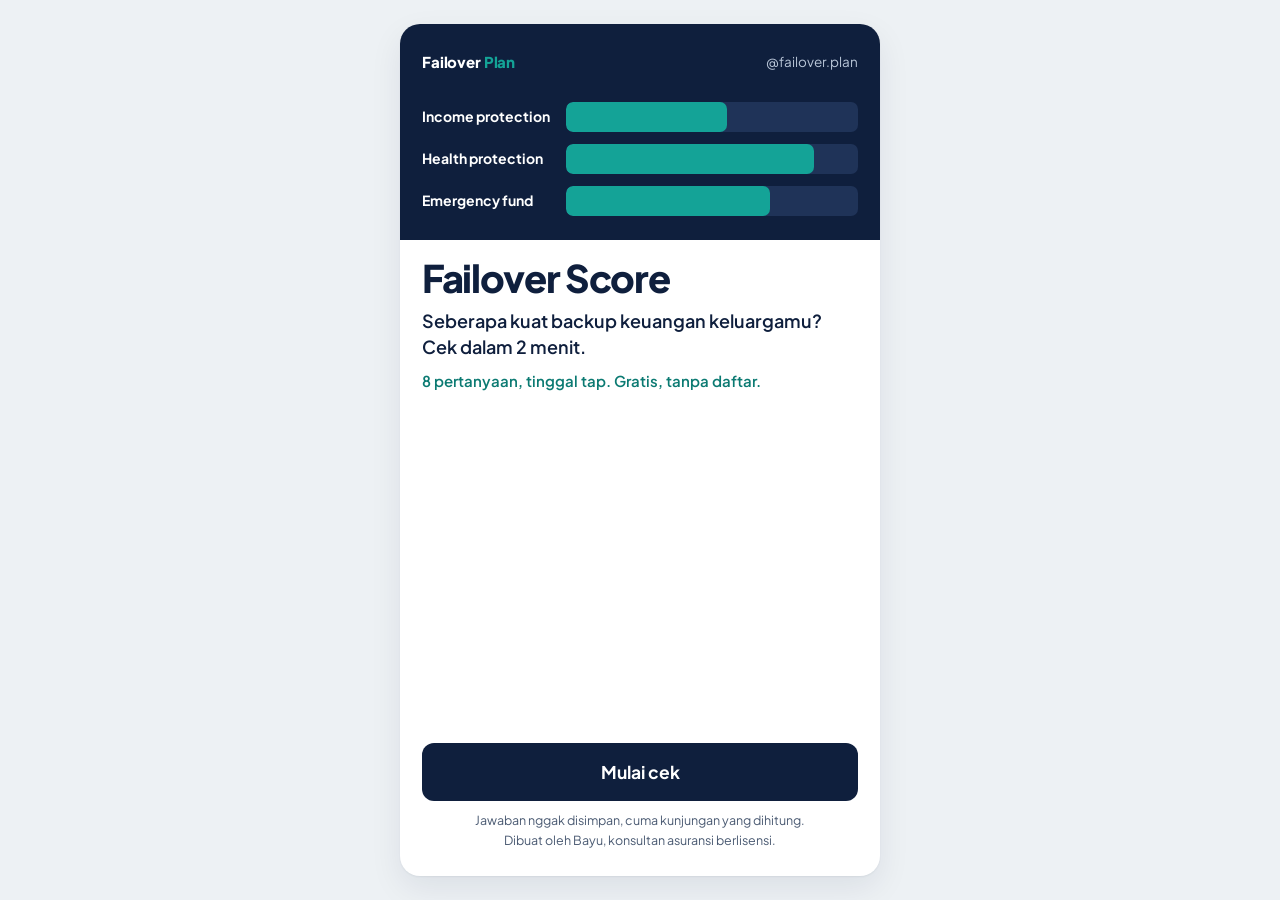
<file: index.html>
<!doctype html>
<html lang="id">
<head>
<meta charset="utf-8">
<meta name="viewport" content="width=device-width, initial-scale=1, viewport-fit=cover">
<title>Failover Score</title>
<meta name="description" content="Health check 2 menit buat backup plan keuangan keluargamu. Gratis, tanpa daftar.">
<meta property="og:title" content="Failover Score">
<meta property="og:description" content="Health check 2 menit buat backup plan keuangan keluargamu. Gratis, tanpa daftar.">
<meta property="og:type" content="website">
<meta name="theme-color" content="#0f1f3d">
<link rel="icon" href="favicon.svg" type="image/svg+xml">
<link rel="preconnect" href="https://fonts.googleapis.com">
<link rel="preconnect" href="https://fonts.gstatic.com" crossorigin>
<link rel="stylesheet" href="https://fonts.googleapis.com/css2?family=Plus+Jakarta+Sans:wght@400;500;600;700;800&display=swap">
<link rel="stylesheet" href="style.css?v=20261125a">
</head>
<body>
<main id="app" class="app">
  <noscript><div class="pad"><h1 class="h1">Failover Score</h1><p class="p">Halaman ini butuh JavaScript. Aktifkan JavaScript di browser kamu, lalu buka lagi.</p></div></noscript>
</main>
<script src="config.js?v=20261125a"></script>
<script src="score.js?v=20261125a"></script>
<script src="app.js?v=20261125a"></script>
</body>
</html>
</file>
<file: style.css>
/* Failover Score: tampilan halaman kuis.
   Satu tampilan terang (warna brand Failover Plan), satu font: Plus Jakarta Sans.
   Di HP tampil penuh, di laptop jadi kolom tengah selebar HP. */
:root{
  --ink:#0f1f3d; --ink-2:#4a5a72; --paper:#ffffff; --ground:#edf1f4; --tint:#f1f5f6; --rule:#dde4ea; --track:#e4ebee; --track-2:#d6e0e4;
  --teal:#14a397; --teal-deep:#0b7a72; --teal-pale:#dcf2ef; --on-teal:#06231f;
  --amber:#e39522; --amber-ink:#8a5a00; --amber-pale:#fcefd9;
  --navy-2:#1f3358; --navy-3:#2a4270; --on-navy:#ffffff; --on-navy-2:#b9c6d8; --mint:#5fd8cc; --sand:#f6c27a;
  --font:'Plus Jakarta Sans', system-ui, -apple-system, 'Segoe UI', Roboto, sans-serif;
  color-scheme:light;
}
*{box-sizing:border-box}
html{-webkit-text-size-adjust:100%}
body{margin:0; background:var(--ground); color:var(--ink); font-family:var(--font)}
.app{max-width:480px; min-height:100vh; min-height:100dvh; margin:0 auto; background:var(--paper); display:flex; flex-direction:column;
  font-size:15.5px; line-height:1.5; font-variant-numeric:tabular-nums;
  padding-top:env(safe-area-inset-top, 0px); padding-bottom:env(safe-area-inset-bottom, 0px)}
@media (min-width:560px){ body{padding:24px 16px} .app{min-height:calc(100dvh - 48px); border-radius:20px; overflow:hidden; box-shadow:0 1px 2px rgba(15,31,61,.06), 0 12px 32px rgba(15,31,61,.08)} }
.app button, .app a{font-family:inherit}
.app :focus-visible{outline:2.5px solid var(--teal); outline-offset:2px}
.app [tabindex="-1"]:focus{outline:none}

.scr{flex:1; display:flex; flex-direction:column}
.pad{padding:18px max(22px, env(safe-area-inset-right, 0px)) 26px max(22px, env(safe-area-inset-left, 0px)); display:flex; flex-direction:column; gap:22px; flex:1}
.bar{display:flex; justify-content:space-between; align-items:center; gap:8px; min-height:40px}
.wm{font-size:15px; font-weight:800; letter-spacing:-.01em}
.wm span{color:var(--teal)}
.small{font-size:13.5px; line-height:1.5; color:var(--ink-2)}
.tiny{font-size:12.5px; line-height:1.5; color:var(--ink-2)}
.h1{margin:0; font-weight:800; letter-spacing:-.025em; text-wrap:balance; font-size:26px; line-height:1.18}
.h1.xl{font-size:38px; line-height:1.05; letter-spacing:-.035em}
.h1.lg{font-size:30px; line-height:1.12}
.h2{margin:0; font-size:18px; line-height:1.3; font-weight:800; letter-spacing:-.01em}
.lead{margin:0; font-size:18px; line-height:1.45; font-weight:600}
.p{margin:0; color:var(--ink-2)}
.stack{display:flex; flex-direction:column; gap:8px}
.foot{margin-top:auto; display:flex; flex-direction:column; gap:10px}
.row{display:flex; justify-content:space-between; align-items:center; gap:10px}

.btn{display:flex; justify-content:center; align-items:center; gap:8px; min-height:54px; width:100%; border-radius:12px; border:0; background:var(--ink); color:var(--on-navy); font-size:16px; font-weight:700; cursor:pointer; padding:0 18px; text-decoration:none; text-align:center}
.btn.alt{background:var(--paper); color:var(--ink); border:1.5px solid var(--ink)}
.btn.auto{width:auto}
.btn.wa{background:#1fa855; color:#ffffff}
.btn[aria-disabled="true"]{opacity:.35; cursor:not-allowed}
.tbtn{background:none; border:0; font-size:15px; font-weight:700; color:var(--ink); padding:8px 0; cursor:pointer; display:inline-flex; align-items:center; gap:4px; text-decoration:none}
.tbtn.muted{color:var(--ink-2); font-weight:600}
.tbtn.teal{color:var(--teal-deep)}

/* tiga lapis */
.layers{display:flex; flex-direction:column; gap:12px}
.ly{display:grid; grid-template-columns:132px minmax(0, 1fr); gap:12px; align-items:center}
.ly-name{display:flex; flex-direction:column; gap:1px; min-width:0}
.ly-name b{font-size:14px; font-weight:700; line-height:1.25}
.ly-st{font-size:12.5px; font-weight:700}
.ly-st.good{color:var(--teal-deep)} .ly-st.mid{color:var(--ink-2)} .ly-st.low{color:var(--amber-ink)}
.ly-bar{height:30px; border-radius:7px; overflow:hidden; background:var(--track)}
.ly-bar i{display:block; height:100%; width:0; background:var(--teal); border-radius:7px; transition:width .8s cubic-bezier(.2,.7,.2,1)}
.on-navy .ly-name b{color:var(--on-navy)}
.on-navy .ly-st.good{color:var(--mint)} .on-navy .ly-st.mid{color:var(--on-navy-2)} .on-navy .ly-st.low{color:var(--sand)}
.on-navy .ly-bar{background:var(--navy-2)}
.navyband{background:var(--ink); color:var(--on-navy); padding:18px 22px 24px; display:flex; flex-direction:column; gap:20px}
.pad.intro{gap:18px}
.quick{margin:0; font-size:15px; font-weight:600; color:var(--teal-deep)}
.btn.go{min-height:58px; font-size:17.5px}
.fine{margin:0; text-align:center; line-height:1.55; text-wrap:balance}
.navyband .wm{color:var(--on-navy)}
.navyband .tbtn{color:var(--on-navy-2)}

/* pertanyaan */
.ticks{display:grid; grid-template-columns:repeat(8, minmax(0, 1fr)); gap:4px}
.ticks i{height:4px; border-radius:2px; background:var(--track)}
.ticks i.done{background:var(--ink)} .ticks i.now{background:var(--teal)}
.layer-tag{display:inline-flex; align-items:center; gap:8px; font-size:13.5px; font-weight:700; color:var(--teal-deep)}
.opts{border:1.5px solid var(--rule); border-radius:12px; overflow:hidden; display:flex; flex-direction:column}
.opt{display:flex; justify-content:space-between; align-items:center; gap:12px; width:100%; text-align:left; min-height:58px; padding:14px 16px; border:0; border-top:1px solid var(--rule); background:var(--paper); color:var(--ink); font-size:16px; font-weight:600; cursor:pointer}
.opt:first-child{border-top:0}
.opt .ck{width:22px; height:22px; border-radius:50%; border:1.5px solid var(--track-2); flex:none; display:flex; align-items:center; justify-content:center}
.opt[aria-checked="true"]{background:var(--ink); color:var(--on-navy)}
.opt[aria-checked="true"] .ck{background:var(--teal); border-color:var(--teal)}
.why{margin:0; font-size:14px; line-height:1.55; color:var(--ink-2)}
.why b{color:var(--ink)}

/* hasil */
.score-head{display:flex; align-items:flex-end; gap:14px; flex-wrap:wrap}
.score-num{font-size:64px; line-height:.9; font-weight:800; letter-spacing:-.05em}
.score-num small{font-size:20px; font-weight:700; letter-spacing:0; color:var(--ink-2)}
.status{display:inline-flex; align-items:center; gap:7px; font-size:14px; font-weight:700}
.status::before{content:""; width:9px; height:9px; border-radius:50%; background:var(--teal)}
.status.low::before{background:var(--amber)}
.fixes{list-style:none; margin:0; padding:0; display:flex; flex-direction:column}
.fixes li{display:grid; grid-template-columns:12px minmax(0, 1fr) auto; gap:12px; padding:14px 0; border-top:1px solid var(--rule); align-items:start}
.fixes li:last-child{border-bottom:1px solid var(--rule)}
.fixes li.plain{grid-template-columns:minmax(0, 1fr)}
.fixes .d{width:10px; height:10px; border-radius:50%; margin-top:6px; background:var(--track-2)}
.fixes .d.p{background:var(--amber)}
.fixes b{font-size:15.5px; display:block}
.fixes p{margin:2px 0 0; font-size:14px; color:var(--ink-2); line-height:1.5}
.fixes .when{font-size:12.5px; font-weight:700; color:var(--ink-2); margin-top:3px}
.fixes .when.p{color:var(--amber-ink)}
.safe{list-style:none; margin:0; padding:0; display:flex; flex-wrap:wrap; gap:6px 16px}
.safe li{display:flex; align-items:center; gap:6px; font-size:14.5px; font-weight:600}
.firststep{background:var(--teal-pale); margin:0 -22px; padding:18px 22px; display:flex; flex-direction:column; gap:4px}
.firststep b{font-size:13.5px; color:var(--teal-deep)}
.firststep p{margin:0; font-size:16.5px; line-height:1.45; font-weight:700}

/* sheet Report yang nempel di bawah layar hasil */
.pad.has-sheet{padding-bottom:calc(150px + env(safe-area-inset-bottom, 0px))}
.share-link{align-self:center; font-size:14.5px; text-decoration:underline; text-underline-offset:3px}
.sheet{position:fixed; left:50%; bottom:0; transform:translateX(-50%); width:min(480px, 100%); z-index:20; background:var(--ink); color:var(--on-navy);
  border-radius:20px 20px 0 0; box-shadow:0 -10px 30px rgba(15,31,61,.25);
  padding:10px max(20px, env(safe-area-inset-right, 0px)) calc(16px + env(safe-area-inset-bottom, 0px)) max(20px, env(safe-area-inset-left, 0px));
  display:flex; flex-direction:column; gap:10px}
.sheet .grab{width:38px; height:4px; border-radius:2px; background:var(--navy-3); align-self:center; margin-bottom:2px}
.sheet h2{margin:0; font-size:19px; font-weight:800; letter-spacing:-.01em; transition:font-size .2s ease}
.sheet .more{display:grid; grid-template-rows:1fr; opacity:1; transition:grid-template-rows .25s ease, opacity .2s ease}
.sheet .more > p{overflow:hidden; min-height:0; margin:0; font-size:14.5px; line-height:1.45; color:var(--on-navy-2)}
.sheet .more > p.note{font-size:12.5px}
.sheet .btn{background:var(--teal); color:var(--on-teal); font-size:17px; min-height:54px; transition:min-height .2s ease}
.sheet.mini{gap:8px}
.sheet.mini h2{font-size:15.5px}
.sheet.mini .more{grid-template-rows:0fr; opacity:0; margin:-5px 0}
.sheet.mini .btn{min-height:46px; font-size:16px}
@media (min-width:560px){ .sheet{bottom:24px; border-radius:20px; width:min(480px, calc(100% - 32px))} .pad.has-sheet{padding-bottom:180px} }
@media (prefers-reduced-motion: reduce){ .sheet h2, .sheet .more, .sheet .btn{transition:none} }
/* kartu story */
.story{background:var(--ink); color:var(--on-navy); border-radius:18px; padding:28px 22px 22px; display:flex; flex-direction:column; gap:18px; aspect-ratio:9/16; max-width:100%}
.story .big{font-size:110px; line-height:.85; font-weight:800; letter-spacing:-.06em}
.story .big small{font-size:24px; letter-spacing:0; color:var(--on-navy-2); font-weight:700}
.story .line{margin:0; font-size:18px; line-height:1.4; font-weight:700}
.story .ft{margin-top:auto; display:flex; justify-content:space-between; align-items:flex-end; border-top:1px solid var(--navy-3); padding-top:14px; gap:8px}

/* form */
.fsec{display:flex; flex-direction:column; gap:12px; padding-top:20px; border-top:1px solid var(--rule)}
.fq{font-size:16.5px; font-weight:800; letter-spacing:-.01em; margin:0; display:flex; gap:8px}
.fq .n{color:var(--teal-deep); min-width:16px}
.chips{display:flex; flex-wrap:wrap; gap:8px}
.chip{font-size:14.5px; font-weight:600; min-height:42px; padding:0 14px; border-radius:9px; border:1.5px solid var(--rule); background:var(--paper); color:var(--ink); cursor:pointer}
.chip[aria-pressed="true"], .chip[aria-checked="true"]{background:var(--ink); border-color:var(--ink); color:var(--on-navy)}
.grid2{display:grid; grid-template-columns:repeat(2, minmax(0, 1fr)); gap:8px}
.grid3{display:grid; grid-template-columns:repeat(3, minmax(0, 1fr)); gap:8px}
.grid2 .chip, .grid3 .chip{padding:0 8px}
.sub{background:var(--tint); border-radius:10px; padding:12px 14px; display:flex; flex-direction:column; gap:10px}
.sub .t{font-size:13.5px; font-weight:700; color:var(--ink-2)}
.stepper{display:inline-flex; align-items:center; border:1.5px solid var(--rule); border-radius:9px; background:var(--paper); overflow:hidden; flex:none}
.stepper button{width:40px; height:40px; border:0; background:var(--paper); color:var(--ink); font-size:19px; cursor:pointer}
.stepper span{min-width:34px; text-align:center; font-size:16px; font-weight:700}
.unit{display:inline-flex; border:1.5px solid var(--rule); border-radius:9px; background:var(--paper); padding:3px; gap:2px}
.unit button{min-height:34px; padding:0 12px; border:0; border-radius:6px; background:transparent; font-size:13.5px; font-weight:700; color:var(--ink-2); cursor:pointer}
.unit button[aria-checked="true"]{background:var(--ink); color:var(--on-navy)}
.field{display:flex; flex-direction:column; gap:5px; min-width:0}
.field label{font-size:13px; font-weight:600; color:var(--ink-2)}
.input{min-height:48px; width:100%; border:1.5px solid var(--rule); border-radius:9px; padding:0 12px; font:inherit; font-size:16px; color:var(--ink); background:var(--paper)}
.money{display:flex; align-items:center; min-height:48px; border:1.5px solid var(--rule); border-radius:9px; background:var(--paper); padding:0 12px; gap:6px}
.money:focus-within{outline:2.5px solid var(--teal); outline-offset:1px}
.money span{font-size:15px; color:var(--ink-2); font-weight:600}
.money input{flex:1; min-width:0; border:0; font:inherit; font-size:16px; font-weight:600; color:var(--ink); padding:10px 0; background:transparent; outline:none}
details.carried{background:var(--tint); border-radius:10px; padding:0 14px}
details.carried summary{cursor:pointer; list-style:none; display:flex; justify-content:space-between; align-items:center; gap:8px; min-height:52px; font-size:14.5px; font-weight:700}
details.carried summary::-webkit-details-marker{display:none}
details.carried summary .tbtn{padding:0; font-size:14px}
details.carried .kvs{display:flex; flex-direction:column; gap:6px; padding:0 0 14px; font-size:14px}
.kvs div{display:flex; justify-content:space-between; gap:10px}
.kvs span{color:var(--ink-2)}
.kvs b{text-align:right}
.consent{display:flex; gap:10px; align-items:flex-start; font-size:14px; line-height:1.5}
.consent input{width:20px; height:20px; margin:1px 0 0; flex:none; accent-color:var(--ink)}
.err{margin:0; padding:12px 14px; border-radius:10px; background:var(--amber-pale); color:var(--amber-ink); font-size:14px; font-weight:600}
.hp{position:absolute; left:-9999px; width:1px; height:1px; overflow:hidden}

/* terkirim */
.codebox{border:1.5px dashed var(--track-2); border-radius:12px; padding:14px; display:flex; flex-direction:column; align-items:center; gap:2px}
.codebox b{font-size:30px; font-weight:800; letter-spacing:.06em}
.facts{display:flex; flex-direction:column}
.facts div{display:grid; grid-template-columns:110px minmax(0, 1fr); gap:10px; padding:11px 0; border-top:1px solid var(--rule); font-size:14.5px}
.facts div:last-child{border-bottom:1px solid var(--rule)}
.facts span{color:var(--ink-2)}
.okmark{width:52px; height:52px; border-radius:50%; background:var(--teal-pale); display:flex; align-items:center; justify-content:center}
.note{display:flex; flex-direction:column; gap:3px}
.note b{font-size:15px}
.note p{margin:0; font-size:14px; color:var(--ink-2)}
.plan{list-style:none; margin:0; padding:0; display:flex; flex-direction:column}
.plan li{display:grid; grid-template-columns:26px minmax(0, 1fr); gap:10px; padding:13px 0; border-top:1px solid var(--rule)}
.plan li:last-child{border-bottom:1px solid var(--rule)}
.plan .n{font-size:17px; font-weight:800; color:var(--teal-deep); line-height:1.3}
.plan b{font-size:15.5px; display:block}
.plan p{margin:2px 0 0; font-size:14px; line-height:1.5; color:var(--ink-2)}
.avatar{width:40px; height:40px; border-radius:50%; background:var(--ink); color:var(--on-navy); display:flex; align-items:center; justify-content:center; font-size:13px; font-weight:800; flex:none}
.demo{background:var(--amber-pale); color:var(--amber-ink); font-size:12.5px; font-weight:700; text-align:center; padding:6px 12px}

@media (max-width:360px){ .ly{grid-template-columns:112px minmax(0, 1fr)} .h1.xl{font-size:34px} .story .big{font-size:90px} }
@media (prefers-reduced-motion: reduce){ .ly-bar i{transition:none} }
</file>
